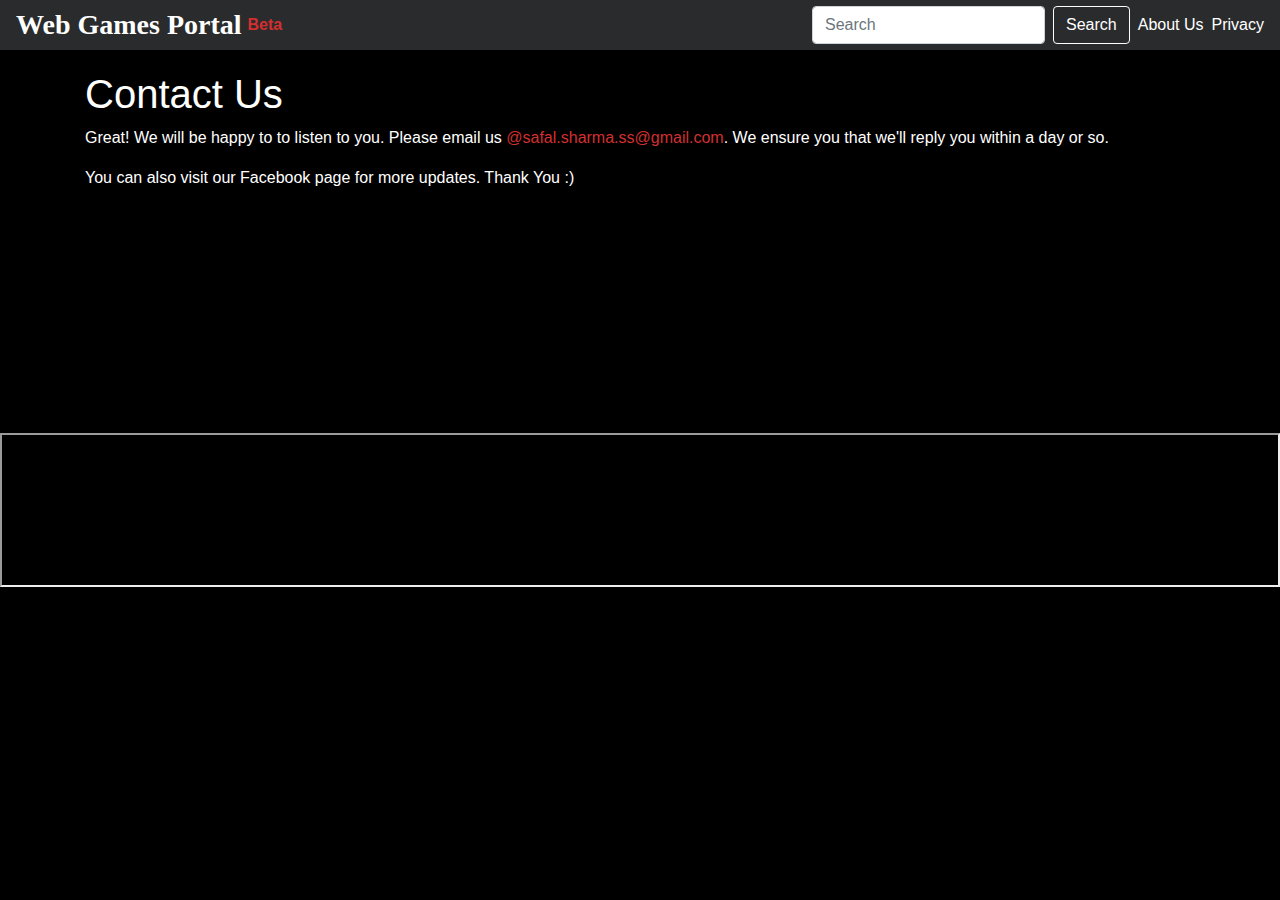
<file: contact/index.html>
<!DOCTYPE html>
<html lang="en">
  <head>
    <meta charset="utf-8">
	<meta http-equiv="X-UA-Compatible" content="IE=edge">
	<meta name="viewport" content="width=device-width, initial-scale=1">
	<link rel="icon" type="image/x-icon" href="../favicons/favicon.png">
    <title>Contact Us | Web Games Portal</title>
    <!-- Bootstrap -->
  <link href="../css/bootstrap-4.0.0.css" rel="stylesheet">
	
	 <link rel="stylesheet" href="https://code.getmdl.io/1.3.0/material.indigo-pink.min.css">

	 
	   <link href="../style.css"
      rel="stylesheet">

    <style>
      a{
        color:#d32f2f;
      }
    </style>

  </head>
  <body style="padding-top: 70px; background-color:#000; overflow-x: hidden; ">
    

    <div class="container">
                <div class="row"> 
                  <nav class="navbar fixed-top navbar-expand-lg navbar-dark bg-dark"><a class="navbar-brand" href="http://www.webgamesportal.ga/">Web Games Portal</a><b style="color:#d32f2f; margin-left:-10px;">Beta</b>
                    <button class="navbar-toggler" type="button" data-toggle="collapse" data-target="#navbarSupportedContent1" aria-controls="navbarSupportedContent1" aria-expanded="false" aria-label="Toggle navigation"> <span class="navbar-toggler-icon"></span> </button>
                    <div class="collapse navbar-collapse" id="navbarSupportedContent1">
                      <ul class="navbar-nav mr-auto">
                        
                        <li class="nav-item dropdown">
                        <div class="dropdown-menu" aria-labelledby="navbarDropdown1"> <a class="dropdown-item" href="#">Action</a> <a class="dropdown-item" href="#">Another action</a>
                          <div class="dropdown-divider"></div>
                          <a class="dropdown-item" href="#">Something else here</a> </div>
                         </li>
                        <li class="nav-item"> </li>
                    </ul>                       
                      <form class="form-inline my-2 my-lg-0">
                        <input class="form-control mr-sm-2" type="search" placeholder="Search" aria-label="Search">
                        <button class="btn btn-outline-success my-2 my-sm-0" type="submit">Search</button>
                        <a href="http://webgamesportal.ga/privacy" style="margin-left:8px; color:#fff">About Us</a>
      	                <a href="http://webgamesportal.ga/privacy" style="margin-left:8px; color:#fff">Privacy</a>
                       </form>
                     </div>
                   </nav>
              </div>		
        </div>
        <div class="container">
            <H1 style="color:#fff">Contact Us</H1>
            <p style="color:#fff">Great! We will be happy to to listen to you. Please email us <a href="mailto:safal.sharma.ss@gmail.com">@safal.sharma.ss@gmail.com</a>. We ensure you that we'll reply you within a day or so.</p>
            <p style="color:#fff">You can also visit our Facebook page for more updates. Thank You :)</p>
           <div>
                  <iframe src="https://www.facebook.com/plugins/page.php?href=https%3A%2F%2Fwww.facebook.com%2Fwebgamesportal&tabs&width=340&height=220&small_header=false&adapt_container_width=true&hide_cover=false&show_facepile=true&appId=563593387326851" width="340" height="220" style="border:none;overflow:hidden" scrolling="no" frameborder="0" allowTransparency="true" allow="encrypted-media"></iframe>        
              </div>
        </div>
	  <iframe src="https://www.gamearter.com/game/sonic-path-adventure/" width="100%" height="100%" allow="fullscreen"></iframe>
  </body>
  </html>
</file>
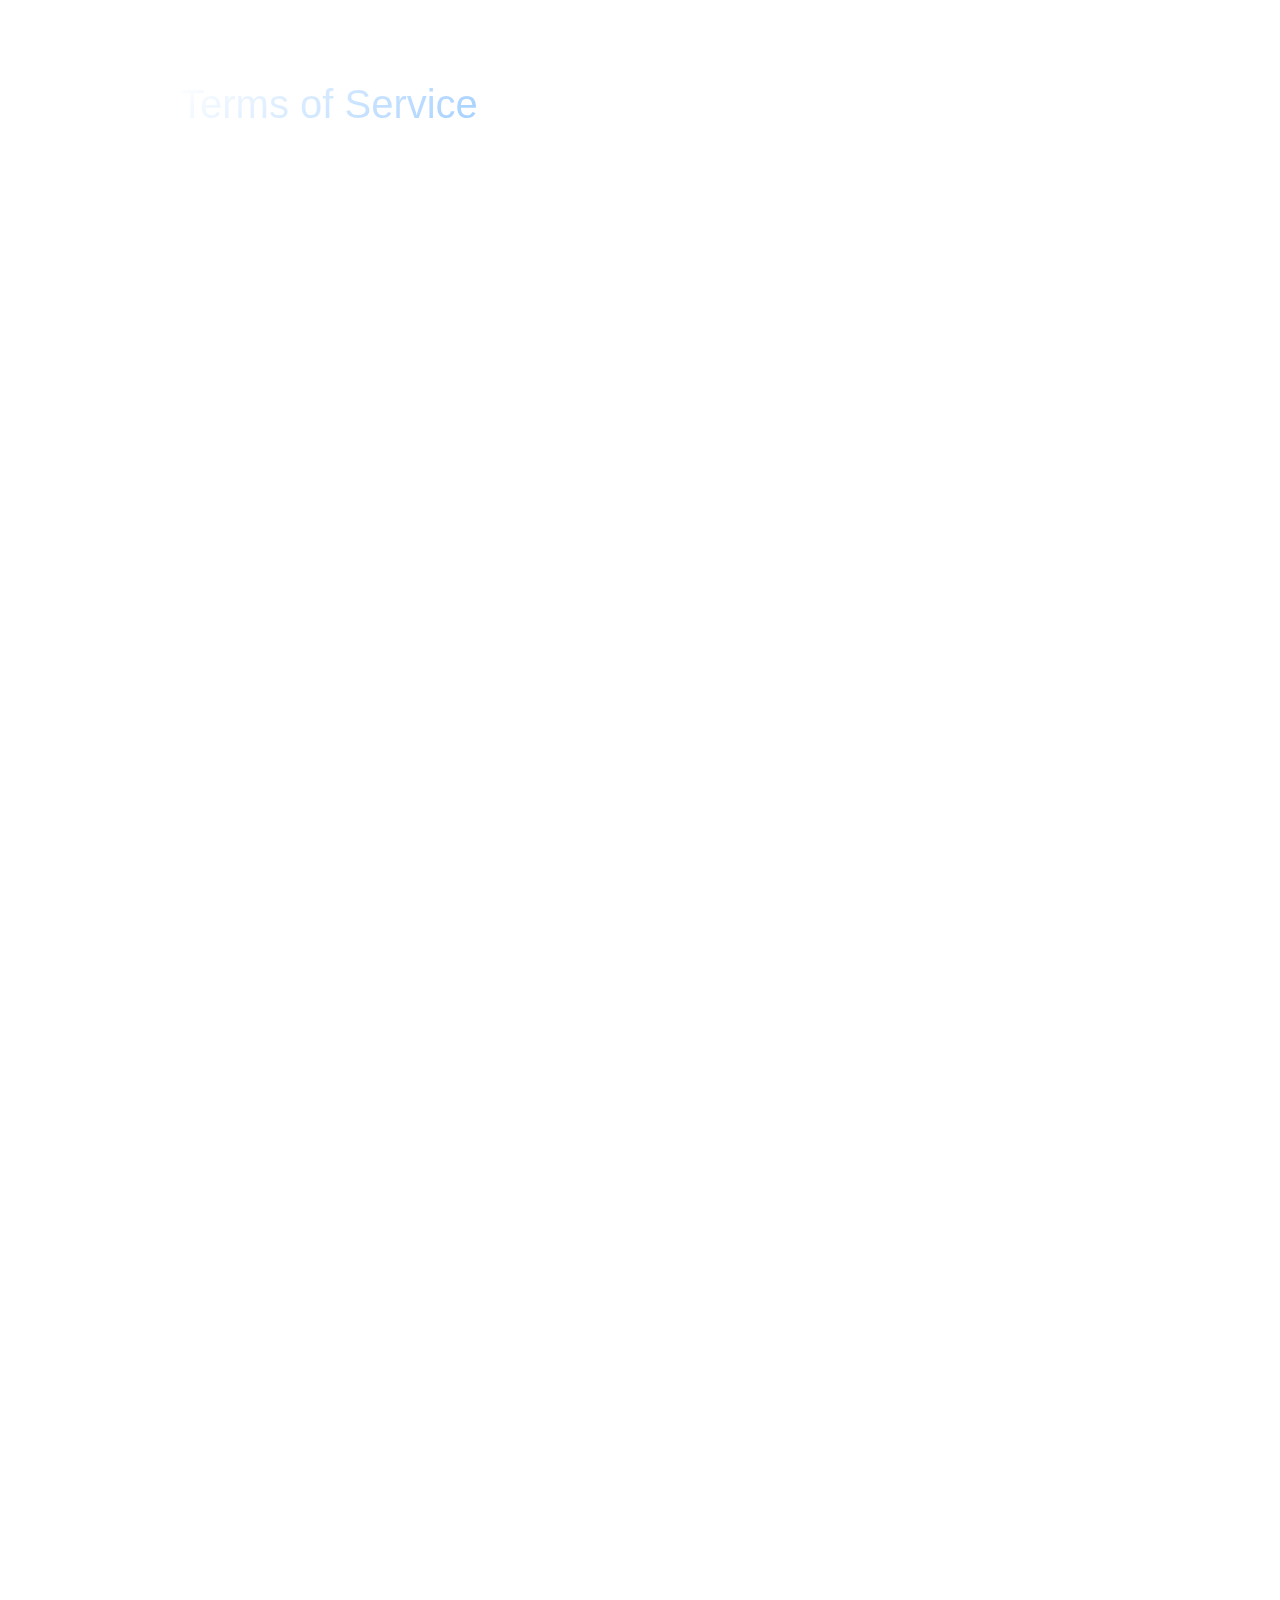
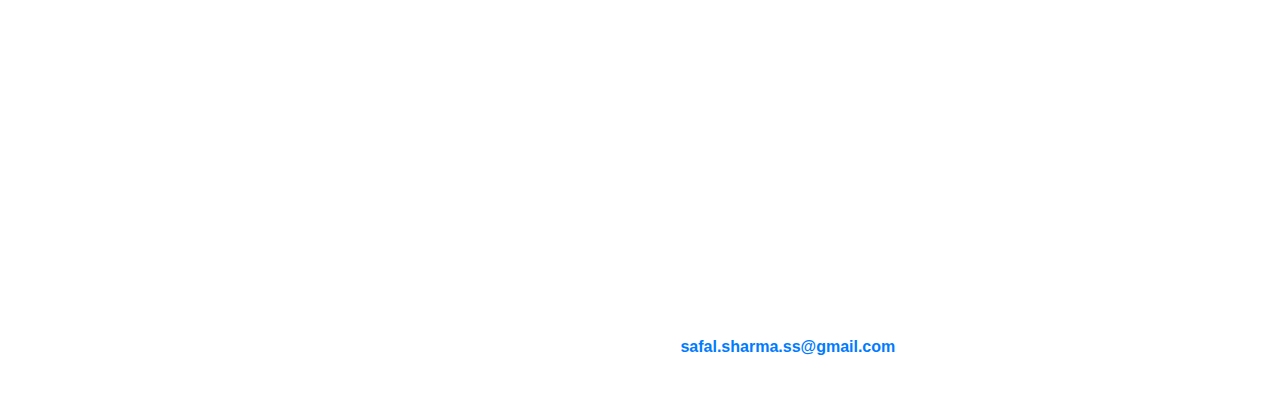
<file: terms/index.html>
<!DOCTYPE html>
<html lang="en">
<head>
    <meta charset="utf-8">
    <meta http-equiv="X-UA-Compatible" content="IE=edge">
    <meta name="viewport" content="width=device-width, initial-scale=1">
    <link rel="apple-touch-icon" sizes="180x180" href="/favicons/apple-touch-icon.png">
    <link rel="icon" type="image/png" sizes="32x32" href="/favicons/favicon-32x32.png">
    <link rel="icon" type="image/png" sizes="16x16" href="/favicons/favicon-16x16.png">
    <link rel="manifest" href="/favicons/site.webmanifest">
    <title>Terms of Service | alt games portal</title>
    
    <!-- Google Fonts -->
    <link rel="preconnect" href="https://fonts.googleapis.com">
    <link rel="preconnect" href="https://fonts.gstatic.com" crossorigin>
    <link href="https://fonts.googleapis.com/css2?family=Outfit:wght@300;400;600;800&display=swap" rel="stylesheet">
    
    <!-- Bootstrap -->
    <link href="../css/bootstrap-4.0.0.css" rel="stylesheet">
    <link href="../style.css?v=1.3" rel="stylesheet">
</head>
<body style="padding-top: 80px;">



    
    <!-- Navbar -->
    <nav class="navbar fixed-top navbar-expand-lg navbar-dark card-glass">
        <div class="container">
            <a class="navbar-brand" href="/">alt games portal</a>
            <button class="navbar-toggler" type="button" data-toggle="collapse" data-target="#navbarMain">
                <span class="navbar-toggler-icon"></span>
            </button>
            <div class="collapse navbar-collapse" id="navbarMain">
                <ul class="navbar-nav ml-auto">
                    <li class="nav-item">
                        <a class="nav-link" href="/about">About</a>
                    </li>
                    <li class="nav-item">
                        <a class="nav-link" href="/contact">Contact</a>
                    </li>
                    <li class="nav-item">
                        <a class="nav-link" href="/privacy">Privacy</a>
                    </li>
                    <li class="nav-item">
                        <a class="nav-link" href="/terms">Terms</a>
                    </li>
                </ul>
            </div>
        </div>
    </nav>

    <div class="container">
        <div class="row justify-content-center">
            <div class="col-lg-10">
                <div class="glass-container animate-in mb-5">
                    <h1 class="mb-4" style="background: linear-gradient(135deg, #fff, var(--primary)); background-clip: text; -webkit-background-clip: text; -webkit-text-fill-color: transparent;">Terms of Service</h1>
                    
                    <div style="font-weight: 300; line-height: 1.8; color: rgba(255,255,255,0.9);">
                        <p>Welcome to <strong>alt games portal</strong>. By accessing or using our Service, you agree to be bound by these Terms of Service. If you do not agree to these terms, please do not use the Service.</p>

                        <h4 class="mt-5 text-white">1. Generative AI Features</h4>
                        <p>The Service utilizes Generative AI (including Google's Gemini API) to assist in game creation and other features. By using these features, you acknowledge and agree that:</p>
                        <ul>
                            <li>AI-generated content may be experimental, unpredictable, or inaccurate.</li>
                            <li>You are solely responsible for the inputs you provide and for reviewing the generated output for accuracy, safety, and compliance with these terms.</li>
                            <li>You must not use AI features to generate content that is illegal, harmful, or infringes on the intellectual property rights of others.</li>
                        </ul>

                        <h4 class="mt-5 text-white">2. User-Generated Games & Content</h4>
                        <p>If you publish or share a game on our platform, the following rules apply:</p>
                        
                        <div class="p-4 my-4" style="background: rgba(255,255,255,0.03); border-radius: 16px; border: 1px solid var(--border-glass);">
                            <p class="font-weight-bold mb-3 text-white">Platform Rights:</p>
                            <p>By publishing content on <strong>alt games portal</strong>, you grant us a worldwide, non-exclusive, royalty-free license to host, store, use, display, reproduce, modify, adapt, publish, and distribute such content. We reserve the right to:</p>
                            <ul class="mb-0">
                                <li>Share your generated games with other users and on social media.</li>
                                <li>Modify or remove any content at our sole discretion, without notice.</li>
                                <li>Use your content for promotional purposes to improve the Service.</li>
                            </ul>
                        </div>

                        <h4 class="mt-5 text-white">3. Content Guidelines</h4>
                        <p>All user-generated content must comply with our community rules. The following are strictly prohibited:</p>
                        <ul>
                            <li><strong>Hate Speech:</strong> No racial slurs, derogatory comments, or content that promotes discrimination based on race, religion, gender, or orientation.</li>
                            <li><strong>Sexually Explicit Content:</strong> No nudity or suggestive sexual content.</li>
                            <li><strong>Regulated Goods:</strong> No promotion of alcohol, drugs, or illegal substances.</li>
                            <li><strong>Violence & Harm:</strong> No explicit violence, gore, or promotion of self-harm.</li>
                            <li><strong>Infringement:</strong> No content that violates the copyright or trademark of others.</li>
                        </ul>

                        <h4 class="mt-5 text-white">4. Prohibited Activities</h4>
                        <p>You agree not to:</p>
                        <ul>
                            <li>Attempt to "jailbreak", reverse-engineer, or circumvent safety filters of the AI features.</li>
                            <li>Use automated systems (bots, scrapers) to access the Service or its API.</li>
                            <li>Engage in any activity that disrupts or interferes with the Service.</li>
                        </ul>

                        <h4 class="mt-5 text-white">5. Disclaimer of Warranties</h4>
                        <p>The Service is provided "as is" and "as available". We make no warranties, expressed or implied, regarding the accuracy, reliability, or availability of the Service or its AI-generated components.</p>

                        <h4 class="mt-5 text-white">6. Limitation of Liability</h4>
                        <p>To the maximum extent permitted by law, Safal and <strong>alt games portal</strong> shall not be liable for any direct, indirect, incidental, or consequential damages resulting from your use of the Service.</p>

                        <h4 class="mt-5 text-white">7. Changes to Terms</h4>
                        <p>We may update these Terms from time to time. Your continued use of the Service after changes are posted constitutes your acceptance of the new Terms.</p>

                        <h4 class="mt-5 text-white">8. Contact Us</h4>
                        <p>If you have any questions regarding these Terms, please contact us at <a href="mailto:safal.sharma.ss@gmail.com" style="color: var(--primary); font-weight: 600;">safal.sharma.ss@gmail.com</a>.</p>
                    </div>
                </div>
            </div>
        </div>
    </div>

    <!-- Scripts -->
    <script src="../js/jquery-3.2.1.min.js"></script>
    <script src="../js/popper.min.js"></script> 
    <script src="../js/bootstrap-4.0.0.js"></script>
</body>
</html>
</file>
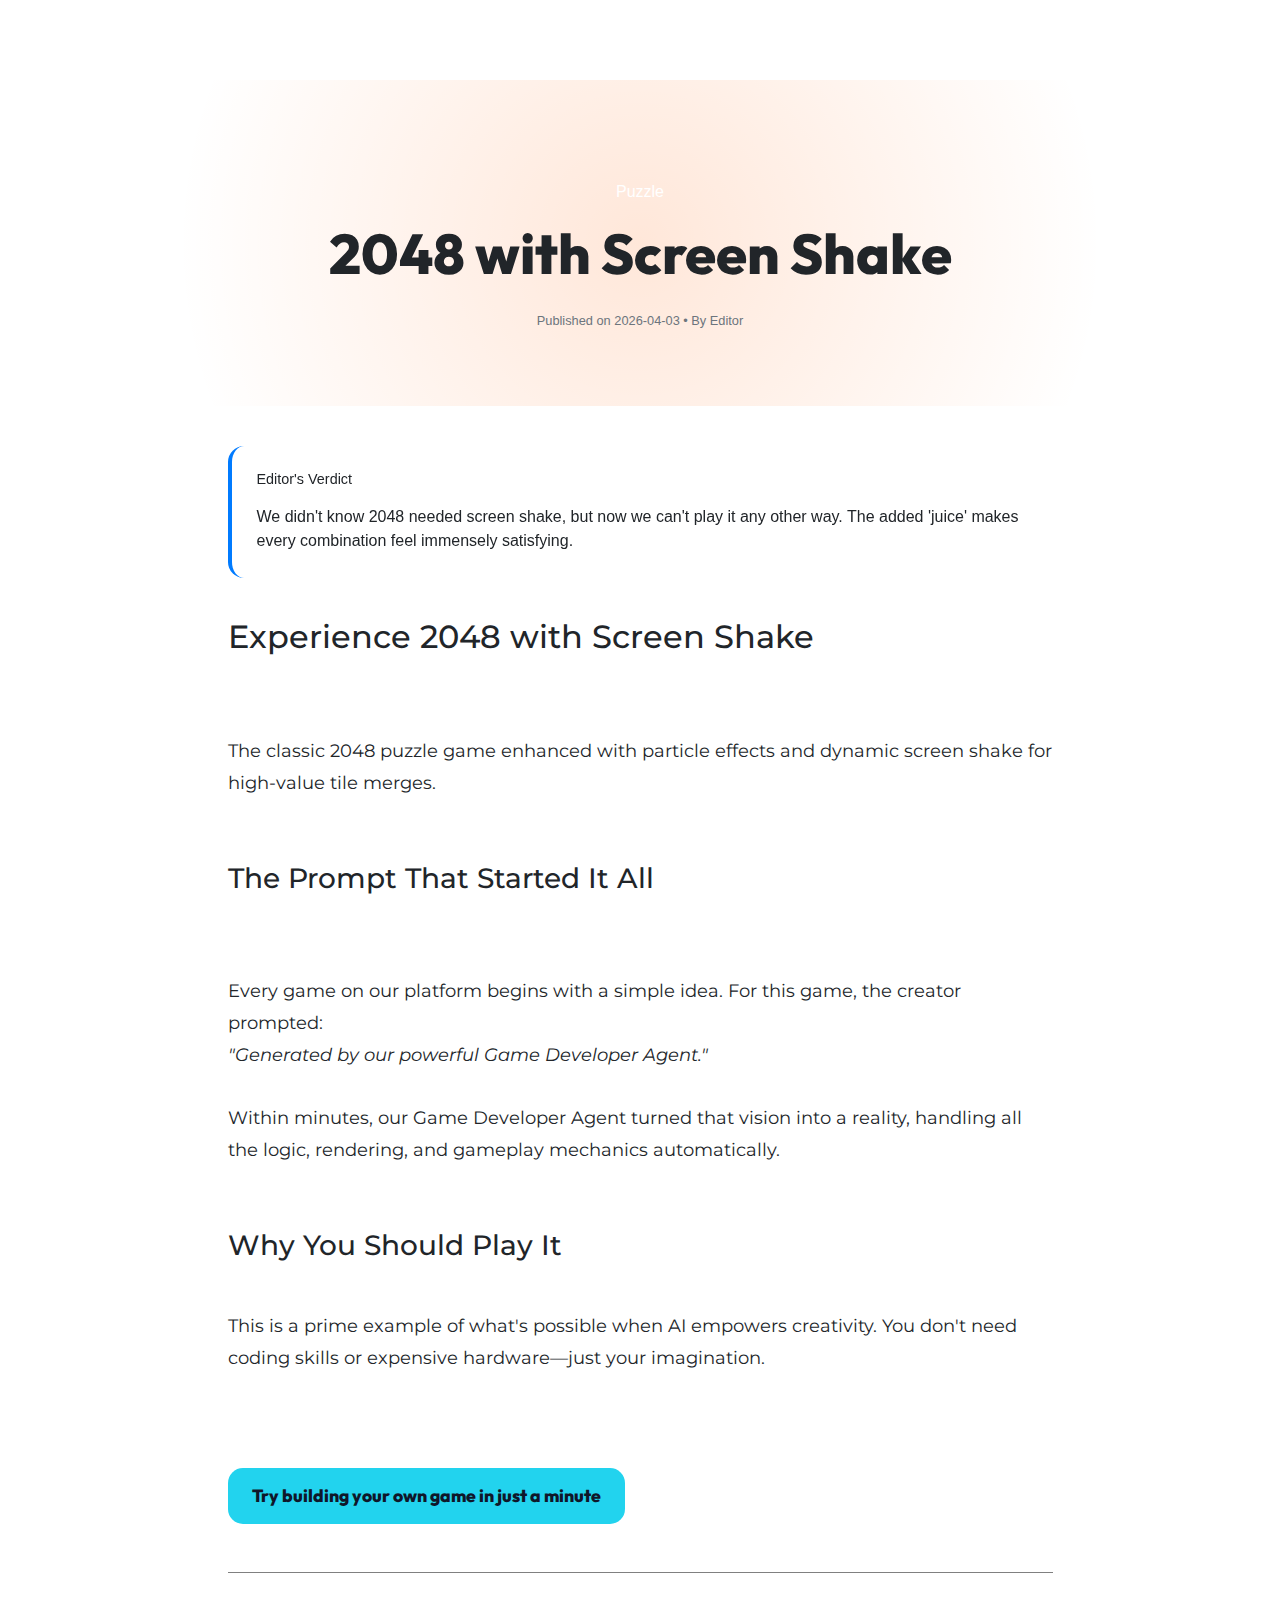
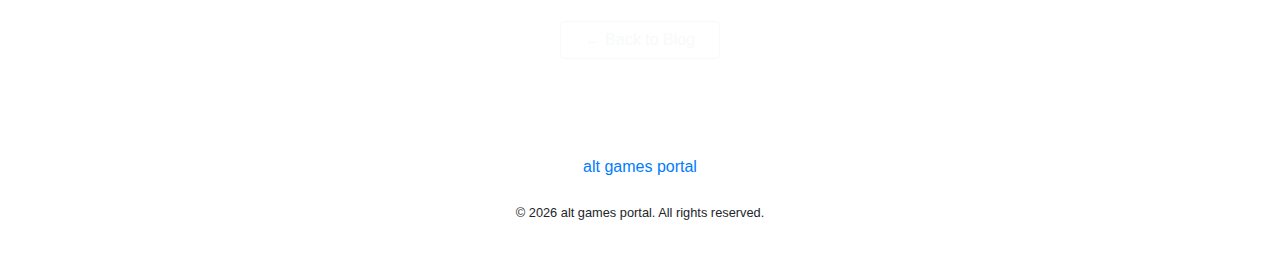
<file: blog/2048-with-screen-shake.html>
<!DOCTYPE html>
<html lang="en">
<head>
    <meta charset="utf-8">
    <meta http-equiv="X-UA-Compatible" content="IE=edge">
    <meta name="viewport" content="width=device-width, initial-scale=1">
    <meta name="description" content="We didn't know 2048 needed screen shake, but now we can't play it any other way. The added 'juice' makes every combination feel immensely satisfying.">
    <link rel="canonical" href="https://gamesp.xyz/blog/2048-with-screen-shake.html">
    
    <meta property="og:type" content="article">
    <meta property="og:site_name" content="alt games portal">
    <meta property="og:title" content="2048 with Screen Shake | alt games portal">
    <meta property="og:image" content="https://firebasestorage.googleapis.com/v0/b/dif-instantgames.appspot.com/o/ai_games%2FU4XFFYb6LtSI4MVdzNDxFOp5oO73%2F1775245352225_preview.jpg?alt=media&token=0d10a5b7-3aca-4067-a479-5828deb99bd9">
    <meta property="og:description" content="We didn't know 2048 needed screen shake, but now we can't play it any other way. The added 'juice' makes every combination feel immensely satisfying.">
    <meta property="og:url" content="https://gamesp.xyz/blog/2048-with-screen-shake.html">
    
    <meta name="twitter:card" content="summary_large_image">
    <meta name="twitter:title" content="2048 with Screen Shake">
    <meta name="twitter:description" content="We didn't know 2048 needed screen shake, but now we can't play it any other way. The added 'juice' makes every combination feel immensely satisfying.">
    <meta name="twitter:image" content="https://firebasestorage.googleapis.com/v0/b/dif-instantgames.appspot.com/o/ai_games%2FU4XFFYb6LtSI4MVdzNDxFOp5oO73%2F1775245352225_preview.jpg?alt=media&token=0d10a5b7-3aca-4067-a479-5828deb99bd9">
    
    <!-- JSON-LD Structured Data -->
    <script type="application/ld+json">
    {
      "@context": "https://schema.org",
      "@graph": [
        {
          "@type": "BlogPosting",
          "headline": "2048 with Screen Shake",
          "description": "We didn't know 2048 needed screen shake, but now we can't play it any other way. The added 'juice' makes every combination feel immensely satisfying.",
          "image": "https://firebasestorage.googleapis.com/v0/b/dif-instantgames.appspot.com/o/ai_games%2FU4XFFYb6LtSI4MVdzNDxFOp5oO73%2F1775245352225_preview.jpg?alt=media&token=0d10a5b7-3aca-4067-a479-5828deb99bd9",
          "datePublished": "2026-04-03",
          "author": {
            "@type": "Organization",
            "name": "alt games portal",
            "url": "https://gamesp.xyz/"
          },
          "publisher": {
            "@type": "Organization",
            "name": "alt games portal",
            "url": "https://gamesp.xyz/",
            "logo": { "@type": "ImageObject", "url": "https://gamesp.xyz/images/cover.png" }
          },
          "mainEntityOfPage": "https://gamesp.xyz/blog/2048-with-screen-shake.html"
        },
        {
          "@type": "BreadcrumbList",
          "itemListElement": [
            { "@type": "ListItem", "position": 1, "name": "Home", "item": "https://gamesp.xyz/" },
            { "@type": "ListItem", "position": 2, "name": "Blog", "item": "https://gamesp.xyz/blog/" },
            { "@type": "ListItem", "position": 3, "name": "2048 with Screen Shake", "item": "https://gamesp.xyz/blog/2048-with-screen-shake.html" }
          ]
        }
      ]
    }
    </script>
    
    <link rel="apple-touch-icon" href="/images/favicon-rounded.png">
    <link rel="icon" type="image/png" href="/images/favicon-rounded.png">
    <title>2048 with Screen Shake | alt games portal</title>
    
    <!-- Google Fonts -->
    <link rel="preconnect" href="https://fonts.googleapis.com">
    <link rel="preconnect" href="https://fonts.gstatic.com" crossorigin>
    <link href="https://fonts.googleapis.com/css2?family=Montserrat:wght@300;400;600;800&family=Outfit:wght@300;400;600;800&family=Press+Start+2P&display=swap" rel="stylesheet">
    <link href="https://fonts.googleapis.com/icon?family=Material+Icons" rel="stylesheet">
    
    <!-- Bootstrap -->
    <link href="/css/bootstrap-4.0.0.css" rel="stylesheet">
    <link href="/style.css?v=1.8" rel="stylesheet">
    
    <style>
        .blog-hero {
            padding: 100px 0 60px;
            background: radial-gradient(circle at center, rgba(255, 94, 0, 0.15) 0%, transparent 70%);
        }
        .markdown-body {
            font-family: 'Montserrat', sans-serif;
            color: var(--text-main);
            line-height: 1.8;
            font-size: 1.1rem;
        }
        .markdown-body h2, .markdown-body h3 {
            margin-top: 2rem;
            margin-bottom: 1rem;
            color: var(--accent);
        }
        .markdown-body img {
            max-width: 100%;
            border-radius: 24px;
            margin: 2rem 0;
            border: 1px solid var(--border-glass);
            box-shadow: 0 20px 40px rgba(0,0,0,0.4);
        }
        .review-card {
            background: var(--card-glass);
            border: 1px solid var(--border-glass);
            border-left: 4px solid var(--primary);
            border-radius: 16px;
            padding: 25px;
            margin: 40px 0;
            backdrop-filter: blur(10px);
        }
        .featured-game-box {
            background: rgba(255, 255, 255, 0.03);
            border: 1px solid var(--border-glass);
            border-radius: 24px;
            padding: 30px;
            margin: 40px 0;
            display: flex;
            align-items: center;
            gap: 30px;
        }
        @media (max-width: 768px) {
            .featured-game-box {
                flex-direction: column;
                text-align: center;
            }
        }
        .game-thumb {
            width: 120px;
            height: 120px;
            border-radius: 20px;
            object-fit: cover;
            border: 2px solid var(--primary);
        }
    </style>
</head>
<body style="padding-top: 80px;">
    <nav class="navbar fixed-top navbar-expand-lg navbar-dark">
        <div class="container">
            <a class="navbar-brand" href="/"><div class="sprite-logo"></div> <span class="brand-alt">alt</span> <span class="brand-games">games portal</span></a>
            <button class="navbar-toggler" type="button" data-toggle="collapse" data-target="#navbarMain">
                <i class="material-icons text-white" style="font-size: 30px;">menu</i>
            </button>
            <div class="collapse navbar-collapse" id="navbarMain">
                <div class="navbar-nav ml-auto">
                    <a href="/" class="nav-link">Home</a>
                    <a href="/blog/" class="nav-link active">Blog</a>
                    <a href="/library/" class="nav-link">Library</a>
                </div>
            </div>
        </div>
    </nav>

    <div class="blog-hero">
        <div class="container">
            <div class="text-center animate-in">
                <span class="game-badge" style="background: var(--primary-gradient); color: white; border: none;">Puzzle</span>
                <h1 class="mt-3 mb-4" style="font-family: 'Outfit', sans-serif; font-weight: 800; font-size: clamp(2rem, 5vw, 3.5rem);">2048 with Screen Shake</h1>
                <p class="text-muted small">Published on 2026-04-03 • By Editor</p>
            </div>
        </div>
    </div>

    <div class="container mb-5">
        <div class="row justify-content-center">
            <div class="col-lg-9">
                <!-- Editor's Review Callout -->
                <div class="review-card animate-in" style="animation-delay: 0.1s;">
                    <h4 class="ai-retro-text mb-3" style="font-size: 0.9rem;">Editor's Verdict</h4>
                    <p class="mb-0">We didn't know 2048 needed screen shake, but now we can't play it any other way. The added 'juice' makes every combination feel immensely satisfying.</p>
                </div>

                <!-- Main Content -->
                <article class="markdown-body animate-in" style="animation-delay: 0.2s;">
                    <h2>Experience 2048 with Screen Shake</h2><br><br>The classic 2048 puzzle game enhanced with particle effects and dynamic screen shake for high-value tile merges.<br><br><h3>The Prompt That Started It All</h3><br><br>Every game on our platform begins with a simple idea. For this game, the creator prompted: <br><em>"Generated by our powerful Game Developer Agent."</em><br><br>Within minutes, our Game Developer Agent turned that vision into a reality, handling all the logic, rendering, and gameplay mechanics automatically. <br><br><h3>Why You Should Play It</h3><br>This is a prime example of what's possible when AI empowers creativity. You don't need coding skills or expensive hardware—just your imagination.<br><br><br><br><a href="https://play.google.com/store/apps/details?id=dif.instantgames" style="display:inline-block; padding:12px 24px; background:#22d3ee; color:#0f172a; text-decoration:none; border-radius:15px; font-weight:800; font-family:'Outfit', sans-serif;">Try building your own game in just a minute</a>
                </article>

                <!-- Featured Game Widget -->
                

                <hr class="my-5" style="border-color: var(--border-glass);">
                
                <div class="text-center">
                    <a href="/blog/" class="btn btn-outline-light rounded-pill px-4">← Back to Blog</a>
                </div>
            </div>
        </div>
    </div>

    <footer class="mt-5 py-5 text-center">
        <div class="container">
            <a class="footer-brand" href="/">
                <span class="brand-alt">alt</span> <span class="brand-games">games portal</span>
            </a>
            <p class="mt-4 mb-0 small opacity-5">© 2026 alt games portal. All rights reserved.</p>
        </div>
    </footer>

    <script src="/js/jquery-3.2.1.min.js"></script>
    <script src="/js/bootstrap-4.0.0.js"></script>
    <script src="/js/logo.js"></script>
</body>
</html>
</file>
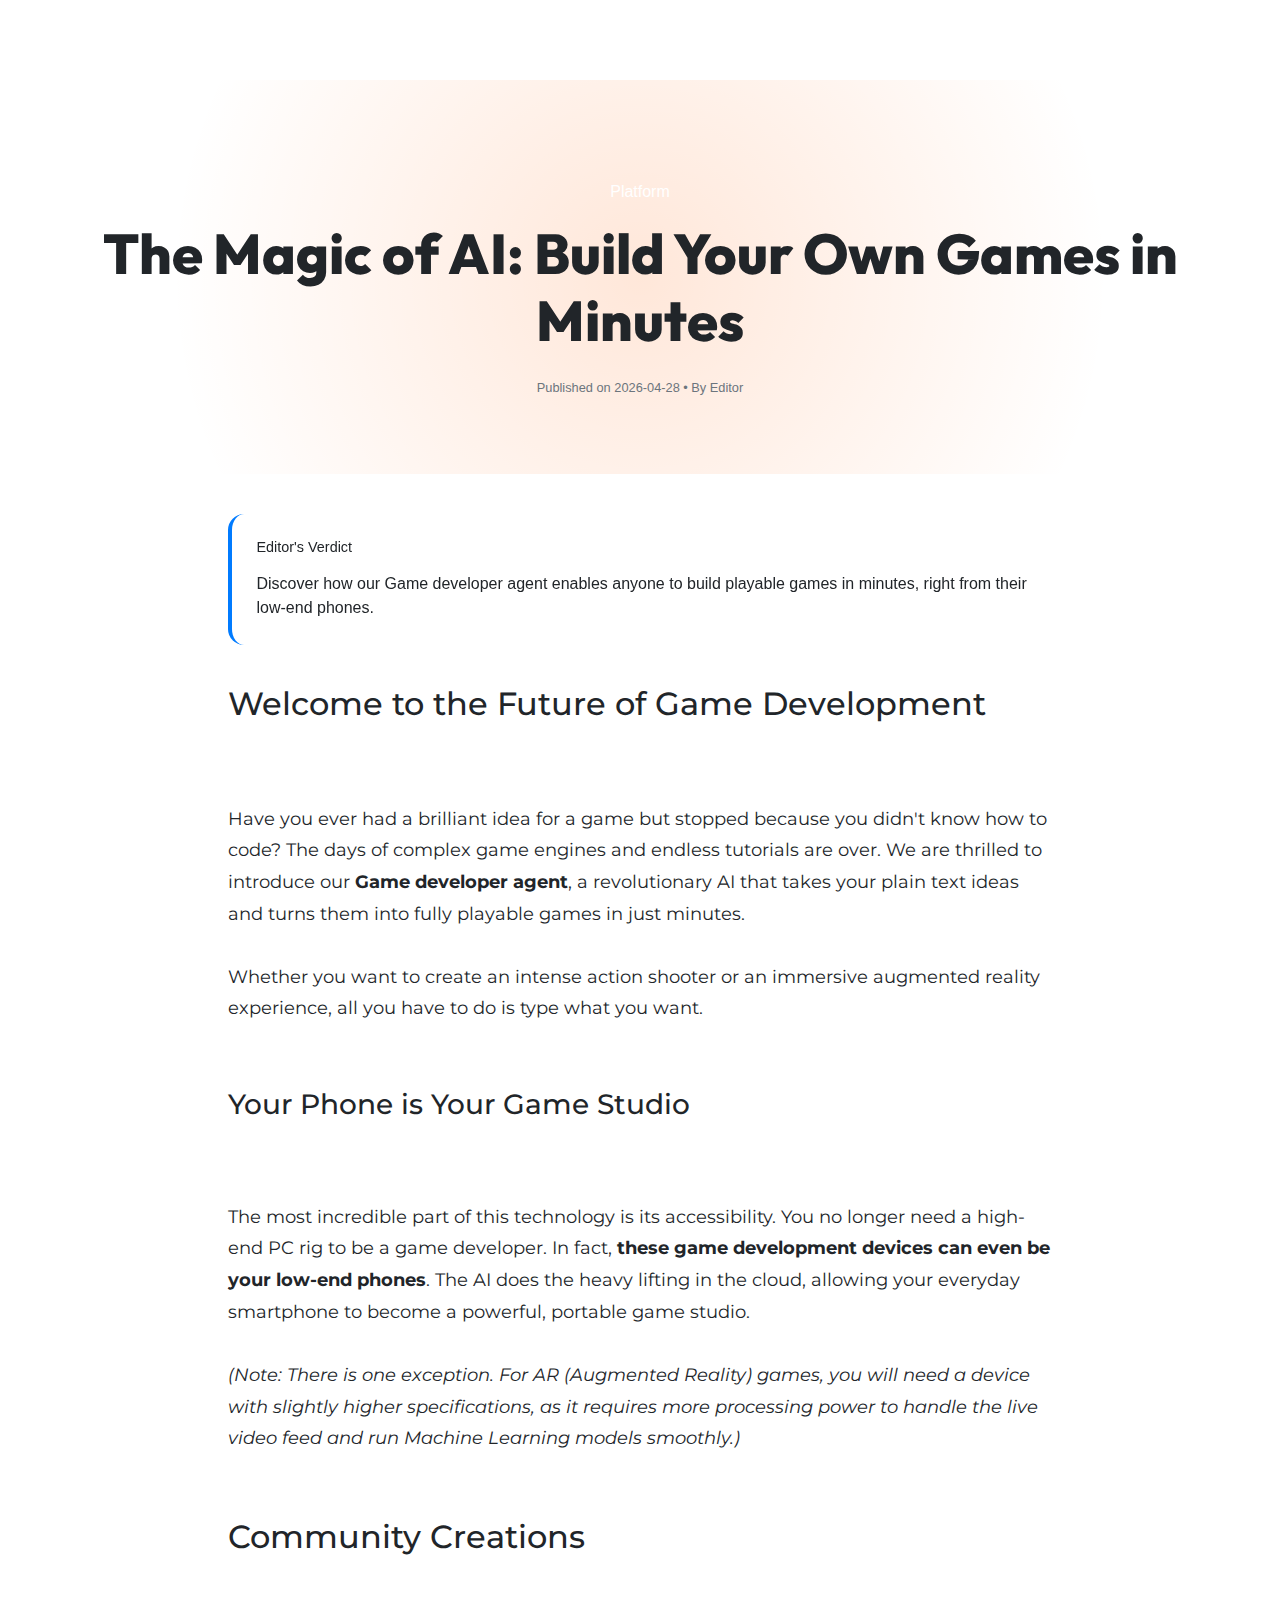
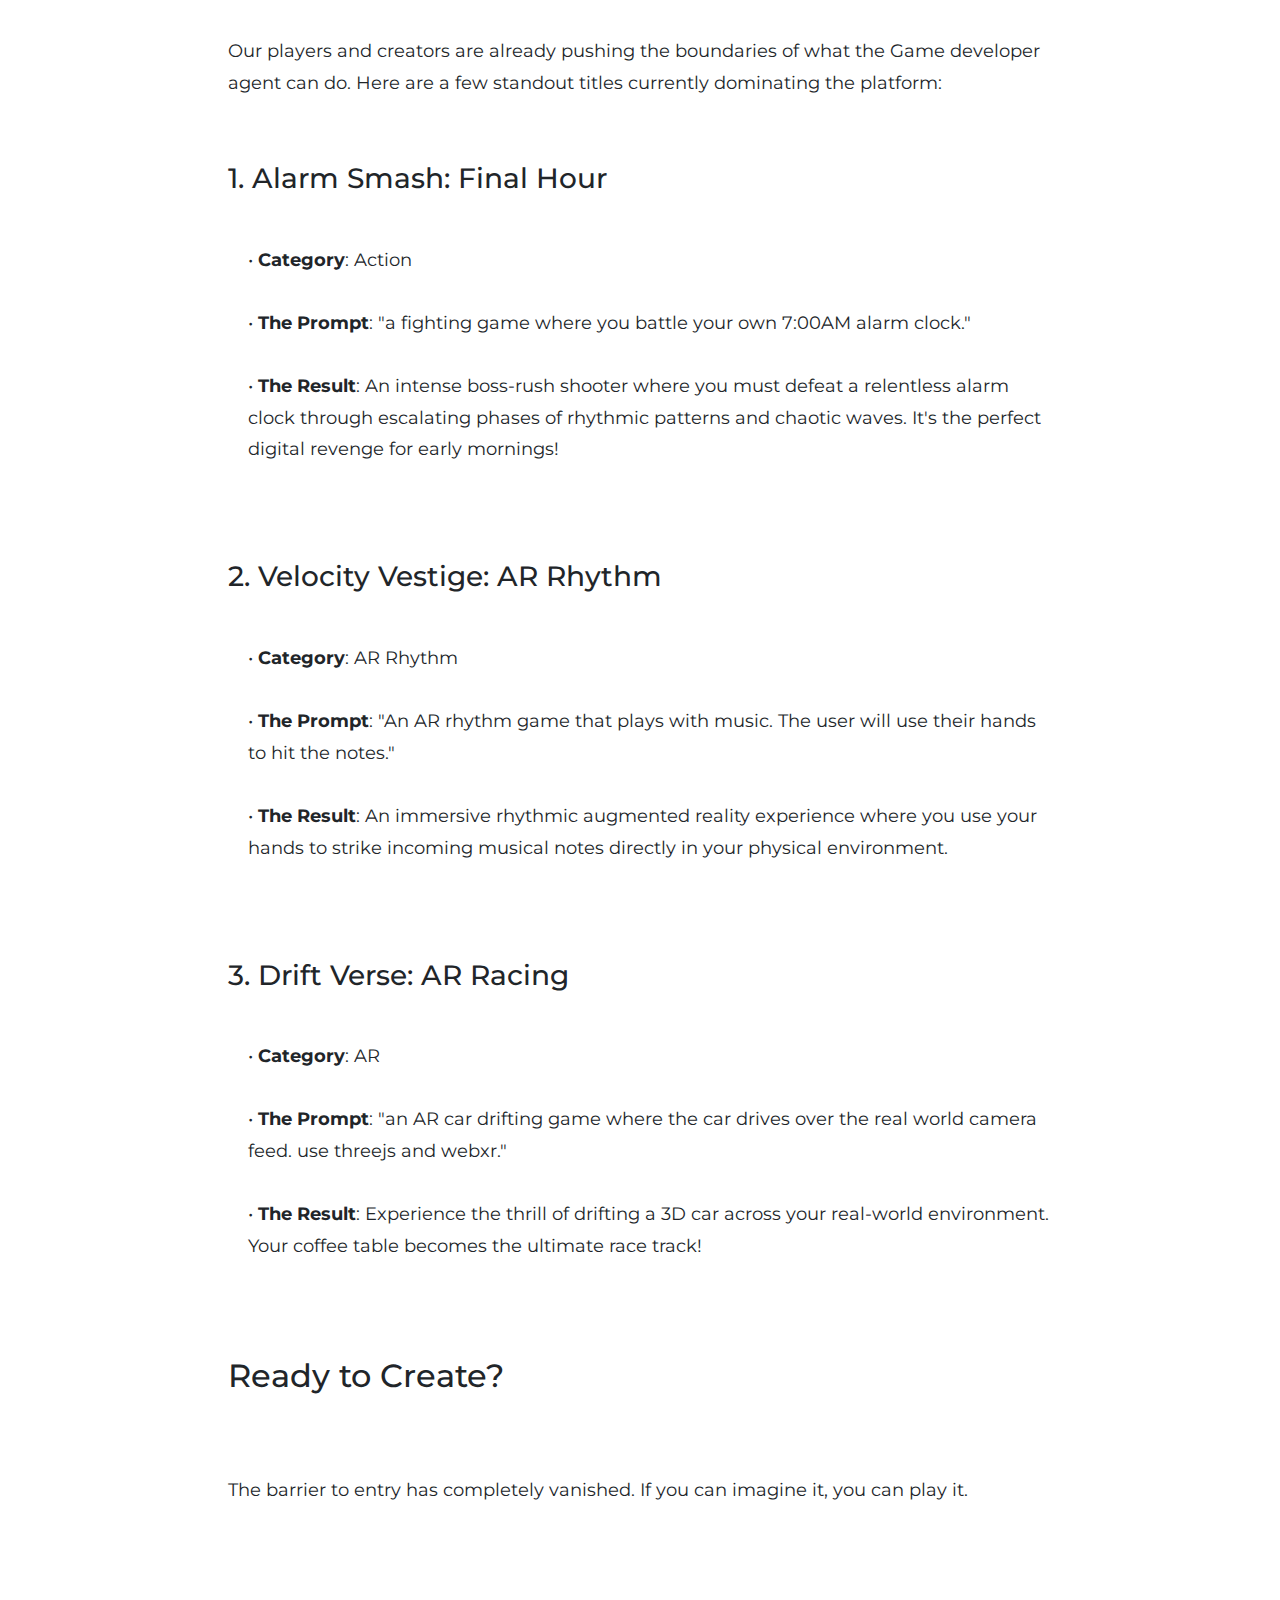
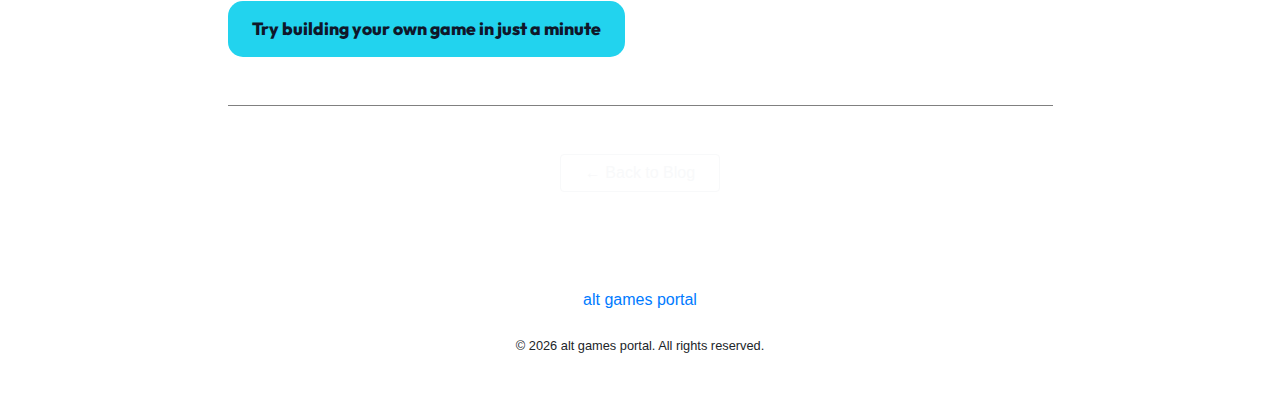
<file: blog/ai-game-generation.html>
<!DOCTYPE html>
<html lang="en">
<head>
    <meta charset="utf-8">
    <meta http-equiv="X-UA-Compatible" content="IE=edge">
    <meta name="viewport" content="width=device-width, initial-scale=1">
    <meta name="description" content="Discover how our Game developer agent enables anyone to build playable games in minutes, right from their low-end phones.">
    
    <meta property="og:title" content="The Magic of AI: Build Your Own Games in Minutes | alt games portal">
    <meta property="og:image" content="/images/ai_games_collage.png">
    <meta property="og:description" content="Discover how our Game developer agent enables anyone to build playable games in minutes, right from their low-end phones.">
    
    <link rel="apple-touch-icon" href="/images/favicon-rounded.png">
    <link rel="icon" type="image/png" href="/images/favicon-rounded.png">
    <title>The Magic of AI: Build Your Own Games in Minutes | alt games portal</title>
    
    <!-- Google Fonts -->
    <link rel="preconnect" href="https://fonts.googleapis.com">
    <link rel="preconnect" href="https://fonts.gstatic.com" crossorigin>
    <link href="https://fonts.googleapis.com/css2?family=Montserrat:wght@300;400;600;800&family=Outfit:wght@300;400;600;800&family=Press+Start+2P&display=swap" rel="stylesheet">
    <link href="https://fonts.googleapis.com/icon?family=Material+Icons" rel="stylesheet">
    
    <!-- Bootstrap -->
    <link href="/css/bootstrap-4.0.0.css" rel="stylesheet">
    <link href="/style.css?v=1.8" rel="stylesheet">
    
    <style>
        .blog-hero {
            padding: 100px 0 60px;
            background: radial-gradient(circle at center, rgba(255, 94, 0, 0.15) 0%, transparent 70%);
        }
        .markdown-body {
            font-family: 'Montserrat', sans-serif;
            color: var(--text-main);
            line-height: 1.8;
            font-size: 1.1rem;
        }
        .markdown-body h2, .markdown-body h3 {
            margin-top: 2rem;
            margin-bottom: 1rem;
            color: var(--accent);
        }
        .markdown-body img {
            max-width: 100%;
            border-radius: 24px;
            margin: 2rem 0;
            border: 1px solid var(--border-glass);
            box-shadow: 0 20px 40px rgba(0,0,0,0.4);
        }
        .review-card {
            background: var(--card-glass);
            border: 1px solid var(--border-glass);
            border-left: 4px solid var(--primary);
            border-radius: 16px;
            padding: 25px;
            margin: 40px 0;
            backdrop-filter: blur(10px);
        }
        .featured-game-box {
            background: rgba(255, 255, 255, 0.03);
            border: 1px solid var(--border-glass);
            border-radius: 24px;
            padding: 30px;
            margin: 40px 0;
            display: flex;
            align-items: center;
            gap: 30px;
        }
        @media (max-width: 768px) {
            .featured-game-box {
                flex-direction: column;
                text-align: center;
            }
        }
        .game-thumb {
            width: 120px;
            height: 120px;
            border-radius: 20px;
            object-fit: cover;
            border: 2px solid var(--primary);
        }
    </style>
</head>
<body style="padding-top: 80px;">
    <nav class="navbar fixed-top navbar-expand-lg navbar-dark">
        <div class="container">
            <a class="navbar-brand" href="/"><div class="sprite-logo"></div> <span class="brand-alt">alt</span> <span class="brand-games">games portal</span></a>
            <button class="navbar-toggler" type="button" data-toggle="collapse" data-target="#navbarMain">
                <i class="material-icons text-white" style="font-size: 30px;">menu</i>
            </button>
            <div class="collapse navbar-collapse" id="navbarMain">
                <div class="navbar-nav ml-auto">
                    <a href="/" class="nav-link">Home</a>
                    <a href="/blog/" class="nav-link active">Blog</a>
                    <a href="/library/" class="nav-link">Library</a>
                </div>
            </div>
        </div>
    </nav>

    <div class="blog-hero">
        <div class="container">
            <div class="text-center animate-in">
                <span class="game-badge" style="background: var(--primary-gradient); color: white; border: none;">Platform</span>
                <h1 class="mt-3 mb-4" style="font-family: 'Outfit', sans-serif; font-weight: 800; font-size: clamp(2rem, 5vw, 3.5rem);">The Magic of AI: Build Your Own Games in Minutes</h1>
                <p class="text-muted small">Published on 2026-04-28 • By Editor</p>
            </div>
        </div>
    </div>

    <div class="container mb-5">
        <div class="row justify-content-center">
            <div class="col-lg-9">
                <!-- Editor's Review Callout -->
                <div class="review-card animate-in" style="animation-delay: 0.1s;">
                    <h4 class="ai-retro-text mb-3" style="font-size: 0.9rem;">Editor's Verdict</h4>
                    <p class="mb-0">Discover how our Game developer agent enables anyone to build playable games in minutes, right from their low-end phones.</p>
                </div>

                <!-- Main Content -->
                <article class="markdown-body animate-in" style="animation-delay: 0.2s;">
                    <h2>Welcome to the Future of Game Development</h2><br><br>Have you ever had a brilliant idea for a game but stopped because you didn't know how to code? The days of complex game engines and endless tutorials are over. We are thrilled to introduce our <strong>Game developer agent</strong>, a revolutionary AI that takes your plain text ideas and turns them into fully playable games in just minutes.<br><br>Whether you want to create an intense action shooter or an immersive augmented reality experience, all you have to do is type what you want.<br><br><h3>Your Phone is Your Game Studio</h3><br><br>The most incredible part of this technology is its accessibility. You no longer need a high-end PC rig to be a game developer. In fact, <strong>these game development devices can even be your low-end phones</strong>. The AI does the heavy lifting in the cloud, allowing your everyday smartphone to become a powerful, portable game studio.<br><br><em>(Note: There is one exception. For AR (Augmented Reality) games, you will need a device with slightly higher specifications, as it requires more processing power to handle the live video feed and run Machine Learning models smoothly.)</em><br><br><h2>Community Creations</h2><br><br>Our players and creators are already pushing the boundaries of what the Game developer agent can do. Here are a few standout titles currently dominating the platform:<br><br><h3>1. Alarm Smash: Final Hour</h3><br><li style="list-style: none; margin-left: 20px;">• <strong>Category</strong>: Action</li><br><li style="list-style: none; margin-left: 20px;">• <strong>The Prompt</strong>: "a fighting game where you battle your own 7:00AM alarm clock."</li><br><li style="list-style: none; margin-left: 20px;">• <strong>The Result</strong>: An intense boss-rush shooter where you must defeat a relentless alarm clock through escalating phases of rhythmic patterns and chaotic waves. It's the perfect digital revenge for early mornings!</li><br><br><h3>2. Velocity Vestige: AR Rhythm</h3><br><li style="list-style: none; margin-left: 20px;">• <strong>Category</strong>: AR Rhythm</li><br><li style="list-style: none; margin-left: 20px;">• <strong>The Prompt</strong>: "An AR rhythm game that plays with music. The user will use their hands to hit the notes."</li><br><li style="list-style: none; margin-left: 20px;">• <strong>The Result</strong>: An immersive rhythmic augmented reality experience where you use your hands to strike incoming musical notes directly in your physical environment.</li><br><br><h3>3. Drift Verse: AR Racing</h3><br><li style="list-style: none; margin-left: 20px;">• <strong>Category</strong>: AR</li><br><li style="list-style: none; margin-left: 20px;">• <strong>The Prompt</strong>: "an AR car drifting game where the car drives over the real world camera feed. use threejs and webxr."</li><br><li style="list-style: none; margin-left: 20px;">• <strong>The Result</strong>: Experience the thrill of drifting a 3D car across your real-world environment. Your coffee table becomes the ultimate race track!</li><br><br><h2>Ready to Create?</h2><br><br>The barrier to entry has completely vanished. If you can imagine it, you can play it. <br><br><br><br><a href="https://play.google.com/store/apps/details?id=dif.instantgames" style="display:inline-block; padding:12px 24px; background:#22d3ee; color:#0f172a; text-decoration:none; border-radius:15px; font-weight:800; font-family:'Outfit', sans-serif;">Try building your own game in just a minute</a>
                </article>

                <!-- Featured Game Widget -->
                

                <hr class="my-5" style="border-color: var(--border-glass);">
                
                <div class="text-center">
                    <a href="/blog/" class="btn btn-outline-light rounded-pill px-4">← Back to Blog</a>
                </div>
            </div>
        </div>
    </div>

    <footer class="mt-5 py-5 text-center">
        <div class="container">
            <a class="footer-brand" href="/">
                <span class="brand-alt">alt</span> <span class="brand-games">games portal</span>
            </a>
            <p class="mt-4 mb-0 small opacity-5">© 2026 alt games portal. All rights reserved.</p>
        </div>
    </footer>

    <script src="/js/jquery-3.2.1.min.js"></script>
    <script src="/js/bootstrap-4.0.0.js"></script>
    <script src="/js/logo.js"></script>
</body>
</html>
</file>
<file: style.css>
.mdl-chip{
    background-color:#d32f2f;
}

.mdl-chip__text{
    color:#fff;
    font-weight: bold;
}

.navbar-brand{
        font-weight: bold;
        font-size:22px;
        float:none;
        font-family:"Comic Sans MS";
}
.navbar-header {
    float: left;
    padding: 15px;
    text-align: center;
    width: 100%;
}
div.scrollmenu {
    background-color: rgba(0,0,0,0);
    overflow: auto;
    white-space: nowrap;
}

div.scrollmenu a {
    display: inline-block;
    color: white;
    text-align: center;
    padding: 0px;
    text-decoration: none;
}

div.scrollmenu a:hover {
    background-color: #777;
}

/* width */
::-webkit-scrollbar {
    width: 10px;
    height:0px;
}

/* Track */
::-webkit-scrollbar-track {
    box-shadow: inset 0 0 5px grey; 
    border-radius: 1px;
}
 
/* Handle */
::-webkit-scrollbar-thumb {
    background: #d32f2f; 
    border-radius: 5px;
}

/* Handle on hover */
::-webkit-scrollbar-thumb:hover  {
    background: #b30000; 
}
.mdl-button{
    min-width: 0px;
  
}
.mdl-button--fab {
    height:24px;
    width: 24px;    
}
.mdl-button--fab.mdl-button--colored {
    
 

    background-color: #d32f2f; }
    .mdl-button--fab.mdl-button--colored:hover {
        background-color:#b30000; }
      .mdl-button--fab.mdl-button--colored:focus:not(:active) {
        background-color: #d32f2f; }
      .mdl-button--fab.mdl-button--colored:active {
        background-color: #b30000; }
      .mdl-button--fab.mdl-button--colored .mdl-ripple {
        background: rgb(255,255,255); }

.card{
    background-color: #191919;
}        
        
@-moz-document url-prefix() {
    .scrollmenu{overflow: hidden !important;}
}
</file>
